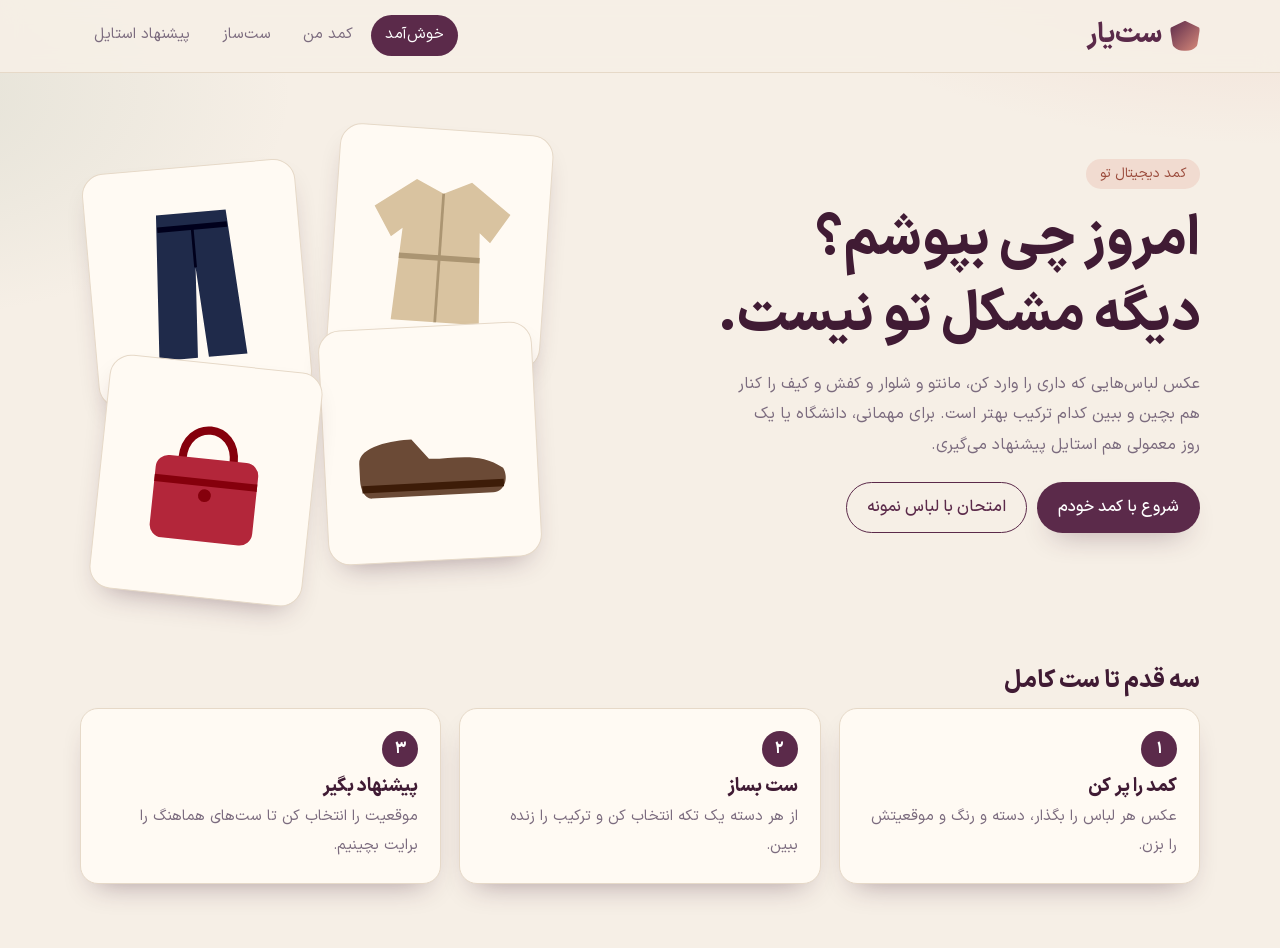
<file: index.html>
<!DOCTYPE html>
<html lang="fa" dir="rtl">
<head>
  <meta charset="UTF-8">
  <meta name="viewport" content="width=device-width, initial-scale=1">
  <title>ست‌یار | ست‌ساز لباس</title>
  <meta name="description" content="لباس‌هایت را وارد کن، ست بساز و برای مهمانی، دانشگاه یا روزمره پیشنهاد استایل بگیر.">
  <link rel="stylesheet" href="css/base.css">
  <link rel="stylesheet" href="css/welcome.css">
</head>
<body data-page="welcome">
  <header id="site-header"></header>

  <main class="container">
    <section class="hero">
      <div class="hero-text">
        <span class="eyebrow">کمد دیجیتال تو</span>
        <h1>امروز چی بپوشم؟<br>دیگه مشکل تو نیست.</h1>
        <p>عکس لباس‌هایی که داری را وارد کن، مانتو و شلوار و کفش و کیف را کنار هم بچین و ببین کدام ترکیب بهتر است. برای مهمانی، دانشگاه یا یک روز معمولی هم استایل پیشنهاد می‌گیری.</p>
        <div class="hero-actions">
          <a class="btn btn-primary" href="wardrobe.html">شروع با کمد خودم</a>
          <button class="btn btn-ghost" id="btn-samples" type="button">امتحان با لباس نمونه</button>
        </div>
        <p class="hint" id="hint"></p>
      </div>

      <div class="hero-art" aria-hidden="true">
        <div class="art-card a1"><img id="art-manto" alt=""></div>
        <div class="art-card a2"><img id="art-pants" alt=""></div>
        <div class="art-card a3"><img id="art-shoes" alt=""></div>
        <div class="art-card a4"><img id="art-bag" alt=""></div>
      </div>
    </section>

    <section class="steps">
      <h2>سه قدم تا ست کامل</h2>
      <div class="step-grid">
        <a class="card step" href="wardrobe.html">
          <span class="num">۱</span>
          <h3>کمد را پر کن</h3>
          <p>عکس هر لباس را بگذار، دسته و رنگ و موقعیتش را بزن.</p>
        </a>
        <a class="card step" href="builder.html">
          <span class="num">۲</span>
          <h3>ست بساز</h3>
          <p>از هر دسته یک تکه انتخاب کن و ترکیب را زنده ببین.</p>
        </a>
        <a class="card step" href="suggest.html">
          <span class="num">۳</span>
          <h3>پیشنهاد بگیر</h3>
          <p>موقعیت را انتخاب کن تا ست‌های هماهنگ را برایت بچینیم.</p>
        </a>
      </div>
    </section>
  </main>

  <script src="js/storage.js"></script>
  <script src="js/ui.js"></script>
  <script src="js/welcome.js"></script>
</body>
</html>
</file>
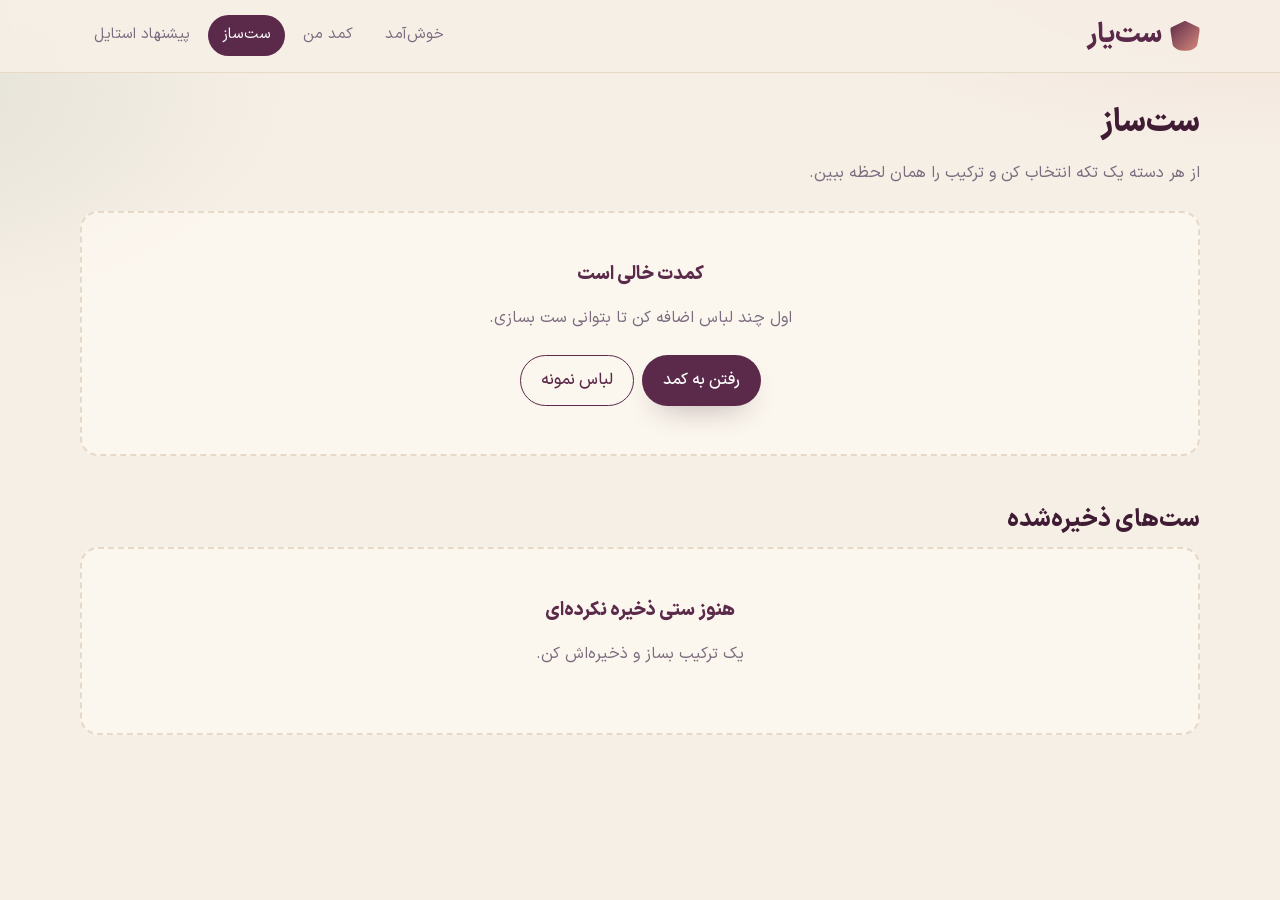
<file: builder.html>
<!DOCTYPE html>
<html lang="fa" dir="rtl">
<head>
  <meta charset="UTF-8">
  <meta name="viewport" content="width=device-width, initial-scale=1">
  <title>ست‌ساز | ست‌یار</title>
  <link rel="stylesheet" href="css/base.css">
  <link rel="stylesheet" href="css/outfit.css">
  <link rel="stylesheet" href="css/builder.css">
</head>
<body data-page="builder">
  <header id="site-header"></header>

  <main class="container">
    <div class="page-title">
      <h1>ست‌ساز</h1>
      <p>از هر دسته یک تکه انتخاب کن و ترکیب را همان لحظه ببین.</p>
    </div>

    <div id="builder-area"></div>

    <section class="saved">
      <h2>ست‌های ذخیره‌شده</h2>
      <div id="saved" class="outfit-list"></div>
    </section>
  </main>

  <script src="js/storage.js"></script>
  <script src="js/ui.js"></script>
  <script src="js/builder.js"></script>
</body>
</html>
</file>
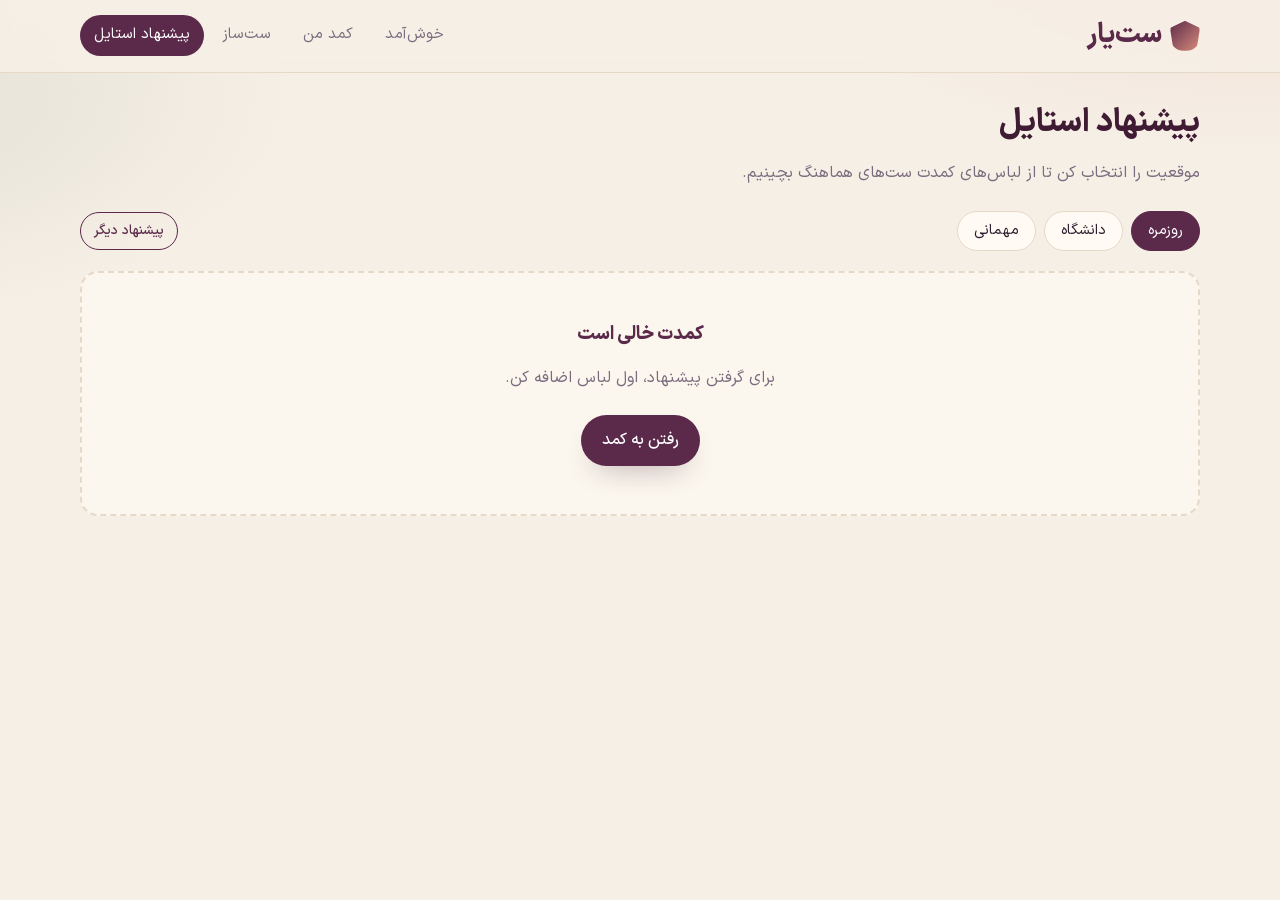
<file: suggest.html>
<!DOCTYPE html>
<html lang="fa" dir="rtl">
<head>
  <meta charset="UTF-8">
  <meta name="viewport" content="width=device-width, initial-scale=1">
  <title>پیشنهاد استایل | ست‌یار</title>
  <link rel="stylesheet" href="css/base.css">
  <link rel="stylesheet" href="css/outfit.css">
  <link rel="stylesheet" href="css/suggest.css">
</head>
<body data-page="suggest">
  <header id="site-header"></header>

  <main class="container">
    <div class="page-title">
      <h1>پیشنهاد استایل</h1>
      <p>موقعیت را انتخاب کن تا از لباس‌های کمدت ست‌های هماهنگ بچینیم.</p>
    </div>

    <div class="toolbar">
      <div class="occ" id="occasions"></div>
      <button class="btn btn-ghost btn-sm" id="btn-shuffle" type="button">پیشنهاد دیگر</button>
    </div>

    <div id="results" class="outfit-list"></div>
  </main>

  <script src="js/storage.js"></script>
  <script src="js/ui.js"></script>
  <script src="js/suggest-engine.js"></script>
  <script src="js/suggest.js"></script>
</body>
</html>
</file>
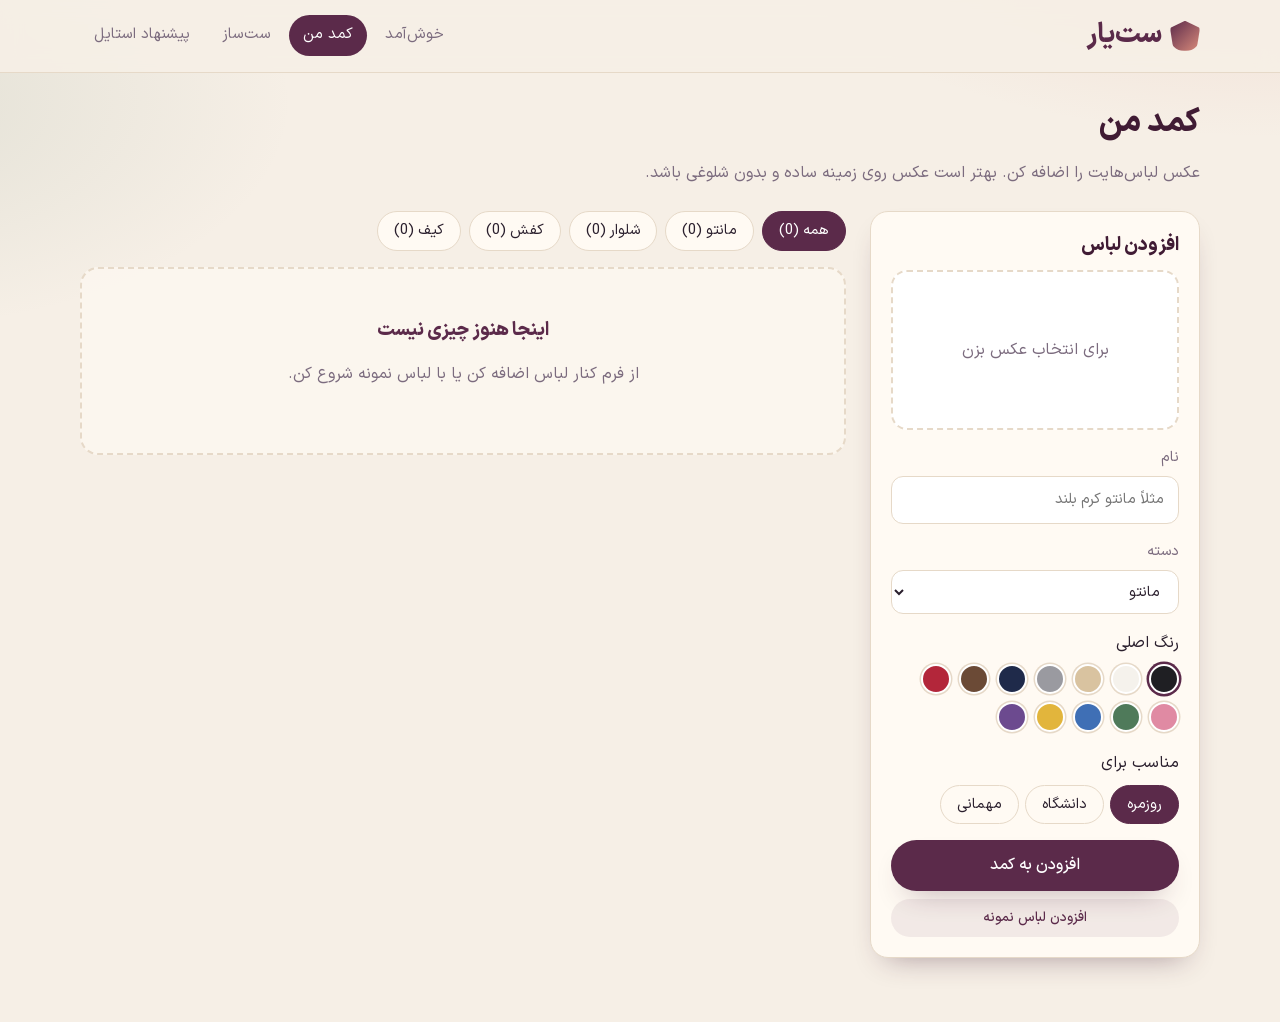
<file: wardrobe.html>
<!DOCTYPE html>
<html lang="fa" dir="rtl">
<head>
  <meta charset="UTF-8">
  <meta name="viewport" content="width=device-width, initial-scale=1">
  <title>کمد من | ست‌یار</title>
  <link rel="stylesheet" href="css/base.css">
  <link rel="stylesheet" href="css/wardrobe.css">
</head>
<body data-page="wardrobe">
  <header id="site-header"></header>

  <main class="container">
    <div class="page-title">
      <h1>کمد من</h1>
      <p>عکس لباس‌هایت را اضافه کن. بهتر است عکس روی زمینه ساده و بدون شلوغی باشد.</p>
    </div>

    <div class="layout">
      <form id="add-form" class="card form-card" autocomplete="off">
        <h3>افزودن لباس</h3>

        <label class="drop" id="drop" for="file">
          <img id="preview" alt="" hidden>
          <span id="drop-text">برای انتخاب عکس بزن</span>
        </label>
        <input id="file" type="file" accept="image/*" hidden>

        <label class="field">نام
          <input class="input" id="name" type="text" maxlength="40" placeholder="مثلاً مانتو کرم بلند">
        </label>

        <label class="field">دسته
          <select class="input" id="category"></select>
        </label>

        <div class="field">رنگ اصلی
          <div class="swatches" id="colors"></div>
        </div>

        <div class="field">مناسب برای
          <div class="occ" id="occasions"></div>
        </div>

        <button class="btn btn-primary" type="submit" style="width:100%">افزودن به کمد</button>
        <button class="btn btn-soft btn-sm" type="button" id="btn-samples" style="width:100%;margin-top:8px">افزودن لباس نمونه</button>
      </form>

      <section>
        <div class="filters" id="filters"></div>
        <div id="grid" class="grid"></div>
      </section>
    </div>
  </main>

  <script src="js/storage.js"></script>
  <script src="js/ui.js"></script>
  <script src="js/wardrobe.js"></script>
</body>
</html>
</file>
<file: css/base.css>
/* ست‌یار — استایل‌های مشترک (برنچ develop) */
/* فونت ایران‌سنس ایکس (فایل‌ها در پوشه fonts/) */
@font-face {
  font-family: "IRANSansX";
  src: url("../fonts/IRANSansX-Thin.woff") format("woff");
  font-weight: 100;
  font-style: normal;
  font-display: swap;
}
@font-face {
  font-family: "IRANSansX";
  src: url("../fonts/IRANSansX-UltraLight.woff") format("woff");
  font-weight: 200;
  font-style: normal;
  font-display: swap;
}
@font-face {
  font-family: "IRANSansX";
  src: url("../fonts/IRANSansX-Light.woff") format("woff");
  font-weight: 300;
  font-style: normal;
  font-display: swap;
}
@font-face {
  font-family: "IRANSansX";
  src: url("../fonts/IRANSansX-Regular.woff") format("woff");
  font-weight: 400;
  font-style: normal;
  font-display: swap;
}
@font-face {
  font-family: "IRANSansX";
  src: url("../fonts/IRANSansX-Medium.woff") format("woff");
  font-weight: 500;
  font-style: normal;
  font-display: swap;
}
@font-face {
  font-family: "IRANSansX";
  src: url("../fonts/IRANSansX-DemiBold.woff") format("woff");
  font-weight: 600;
  font-style: normal;
  font-display: swap;
}
@font-face {
  font-family: "IRANSansX";
  src: url("../fonts/IRANSansX-Bold.woff") format("woff");
  font-weight: 700;
  font-style: normal;
  font-display: swap;
}
@font-face {
  font-family: "IRANSansX";
  src: url("../fonts/IRANSansX-ExtraBold.woff") format("woff");
  font-weight: 800;
  font-style: normal;
  font-display: swap;
}
@font-face {
  font-family: "IRANSansX";
  src: url("../fonts/IRANSansX-Black.woff") format("woff");
  font-weight: 900;
  font-style: normal;
  font-display: swap;
}
@font-face {
  font-family: "IRANSansX";
  src: url("../fonts/IRANSansX-ExtraBlack.woff") format("woff");
  font-weight: 950;
  font-style: normal;
  font-display: swap;
}
@font-face {
  font-family: "IRANSansX";
  src: url("../fonts/IRANSansX-Heavy.woff") format("woff");
  font-weight: 1000;
  font-style: normal;
  font-display: swap;
}

:root {
  --cream: #f6efe6;
  --paper: #fffaf3;
  --ink: #2a1f2d;
  --muted: #7b6b7e;
  --plum: #5b2a4a;
  --plum-d: #401b34;
  --rose: #d98b7b;
  --sage: #8aa08a;
  --line: #e6d9c8;
  --radius: 18px;
  --shadow: 0 14px 30px -16px rgba(64, 27, 52, 0.45);
}

* { box-sizing: border-box; }

html { scroll-behavior: smooth; }

body {
  margin: 0;
  background:
    radial-gradient(900px 400px at 100% -10%, rgba(217, 139, 123, 0.22), transparent 60%),
    radial-gradient(700px 380px at -10% 10%, rgba(138, 160, 138, 0.18), transparent 60%),
    var(--cream);
  color: var(--ink);
  font-family: "IRANSansX", Tahoma, sans-serif;
  line-height: 1.9;
  min-height: 100vh;
}

h1, h2, h3 {
  font-weight: 800;
  line-height: 1.4;
  margin: 0 0 0.4em;
  color: var(--plum-d);
}

a { color: inherit; text-decoration: none; }
img { max-width: 100%; display: block; }
[hidden] { display: none !important; }

.container { width: min(1120px, 100% - 32px); margin-inline: auto; }
main.container { padding-block: 28px 64px; }

/* ---------- هدر ---------- */
.site-header {
  position: sticky;
  top: 0;
  z-index: 20;
  background: rgba(246, 239, 230, 0.88);
  backdrop-filter: blur(10px);
  border-bottom: 1px solid var(--line);
}
.site-header .container {
  display: flex;
  align-items: center;
  justify-content: space-between;
  gap: 16px;
  padding-block: 10px;
}
.brand {
  font-weight: 800;
  font-size: 1.7rem;
  color: var(--plum);
  display: flex;
  align-items: center;
  gap: 8px;
}
.brand-mark {
  width: 30px; height: 30px;
  border-radius: 10px 10px 14px 14px;
  background: linear-gradient(135deg, var(--plum), var(--rose));
  display: inline-block;
  clip-path: polygon(50% 0, 100% 24%, 88% 100%, 12% 100%, 0 24%);
}
.nav { display: flex; gap: 4px; flex-wrap: wrap; }
.nav a {
  padding: 6px 14px;
  border-radius: 999px;
  font-size: 0.95rem;
  color: var(--muted);
  transition: 0.2s;
}
.nav a:hover { background: rgba(91, 42, 74, 0.08); color: var(--plum); }
.nav a.active { background: var(--plum); color: #fff; }

/* ---------- دکمه‌ها ---------- */
.btn {
  font: inherit;
  cursor: pointer;
  border: 1.5px solid transparent;
  border-radius: 999px;
  padding: 9px 20px;
  font-weight: 500;
  display: inline-flex;
  align-items: center;
  justify-content: center;
  gap: 8px;
  transition: transform 0.15s, background 0.2s, box-shadow 0.2s;
}
.btn:active { transform: scale(0.97); }
.btn-primary { background: var(--plum); color: #fff; box-shadow: var(--shadow); }
.btn-primary:hover { background: var(--plum-d); }
.btn-ghost { background: transparent; color: var(--plum); border-color: var(--plum); }
.btn-ghost:hover { background: rgba(91, 42, 74, 0.08); }
.btn-soft { background: rgba(91, 42, 74, 0.08); color: var(--plum); }
.btn-soft:hover { background: rgba(91, 42, 74, 0.15); }
.btn-danger { background: transparent; color: #a03047; border-color: #e3b3bd; }
.btn-danger:hover { background: #fbeaee; }
.btn-sm { padding: 5px 13px; font-size: 0.85rem; }

/* ---------- کارت و چیپ ---------- */
.card {
  background: var(--paper);
  border: 1px solid var(--line);
  border-radius: var(--radius);
  box-shadow: var(--shadow);
}
.chip {
  font: inherit;
  cursor: pointer;
  border: 1.5px solid var(--line);
  background: var(--paper);
  color: var(--ink);
  border-radius: 999px;
  padding: 5px 16px;
  font-size: 0.92rem;
  transition: 0.15s;
}
.chip:hover { border-color: var(--plum); }
.chip.active { background: var(--plum); border-color: var(--plum); color: #fff; }

.tag {
  display: inline-block;
  font-size: 0.75rem;
  padding: 0 10px;
  border-radius: 999px;
  background: rgba(138, 160, 138, 0.22);
  color: #3f5a42;
}

.dot {
  display: inline-block;
  width: 14px; height: 14px;
  border-radius: 50%;
  border: 1px solid rgba(0, 0, 0, 0.2);
  vertical-align: middle;
}

/* ---------- فرم ---------- */
label.field { display: block; margin-bottom: 14px; font-size: 0.92rem; color: var(--muted); }
.input, select.input {
  width: 100%;
  font: inherit;
  padding: 9px 14px;
  border: 1.5px solid var(--line);
  border-radius: 12px;
  background: #fff;
  color: var(--ink);
  margin-top: 4px;
}
.input:focus { outline: none; border-color: var(--plum); }

/* ---------- حالت خالی ---------- */
.empty {
  text-align: center;
  padding: 48px 20px;
  color: var(--muted);
  border: 2px dashed var(--line);
  border-radius: var(--radius);
  background: rgba(255, 250, 243, 0.6);
}
.empty h3 { color: var(--plum); }
.empty .btn { margin: 6px 4px 0; }

/* ---------- اعلان ---------- */
.toast {
  position: fixed;
  bottom: 24px;
  left: 50%;
  transform: translate(-50%, 20px);
  background: var(--plum-d);
  color: #fff;
  padding: 10px 22px;
  border-radius: 999px;
  opacity: 0;
  pointer-events: none;
  transition: 0.3s;
  z-index: 50;
  box-shadow: var(--shadow);
}
.toast.show { opacity: 1; transform: translate(-50%, 0); }

.page-title { margin-bottom: 22px; }
.page-title p { color: var(--muted); margin: 0; }

@media (max-width: 640px) {
  .site-header .container { flex-direction: column; gap: 6px; }
  .nav { justify-content: center; }
}
</file>
<file: css/welcome.css>
/* ست‌یار — صفحه خوش‌آمد (برنچ feature-welcome) */
.hero {
  display: grid;
  grid-template-columns: 1.1fr 0.9fr;
  gap: 40px;
  align-items: center;
  padding-block: 28px 12px;
}
.eyebrow {
  display: inline-block;
  background: rgba(217, 139, 123, 0.2);
  color: #9a4a3b;
  padding: 2px 14px;
  border-radius: 999px;
  font-size: 0.85rem;
  margin-bottom: 14px;
}
.hero h1 { font-size: clamp(2.1rem, 5vw, 3.4rem); margin-bottom: 14px; }
.hero p { color: var(--muted); max-width: 52ch; margin: 0 0 22px; }
.hero-actions { display: flex; gap: 10px; flex-wrap: wrap; }
.hint { margin: 14px 0 0 !important; font-size: 0.9rem; min-height: 1.6em; }

.hero-art {
  position: relative;
  height: 470px;
}
.art-card {
  position: absolute;
  width: 44%;
  aspect-ratio: 1 / 1.1;
  background: var(--paper);
  border: 1px solid var(--line);
  border-radius: 22px;
  box-shadow: var(--shadow);
  padding: 14px;
  animation: float 6s ease-in-out infinite;
}
.art-card img { width: 100%; height: 100%; object-fit: contain; }
.a1 { top: 0; right: 4%; transform: rotate(4deg); }
.a2 { top: 8%; left: 2%; transform: rotate(-5deg); animation-delay: -1.5s; }
.a3 { bottom: 8%; right: 6%; transform: rotate(-3deg); animation-delay: -3s; }
.a4 { bottom: 0; left: 4%; transform: rotate(6deg); animation-delay: -4.5s; }

@keyframes float {
  0%, 100% { translate: 0 0; }
  50% { translate: 0 -8px; }
}
@media (prefers-reduced-motion: reduce) {
  .art-card { animation: none; }
}

.steps { margin-top: 54px; }
.step-grid {
  display: grid;
  grid-template-columns: repeat(auto-fit, minmax(240px, 1fr));
  gap: 18px;
}
.step {
  padding: 22px;
  transition: transform 0.2s, box-shadow 0.2s;
}
.step:hover { transform: translateY(-4px); }
.step h3 { margin: 6px 0 4px; }
.step p { margin: 0; color: var(--muted); font-size: 0.95rem; }
.num {
  display: inline-flex;
  width: 36px; height: 36px;
  align-items: center;
  justify-content: center;
  border-radius: 50%;
  background: var(--plum);
  color: #fff;
  font-weight: 800;
}

@media (max-width: 820px) {
  .hero { grid-template-columns: 1fr; }
  .hero-art { height: 320px; order: -1; }
}
</file>
<file: css/outfit.css>
/* ست‌یار — نمایش ست (برنچ feature-notes و feature-reminders) */
.board {
  display: grid;
  grid-template-columns: 1fr 1fr;
  gap: 8px;
  padding: 12px;
  background:
    repeating-linear-gradient(45deg, rgba(91, 42, 74, 0.03) 0 8px, transparent 8px 16px),
    #fff;
  border-radius: 14px;
  border: 1px solid var(--line);
}
.board .slot {
  aspect-ratio: 1 / 1;
  border-radius: 12px;
  background: var(--cream);
  display: flex;
  align-items: center;
  justify-content: center;
  overflow: hidden;
  position: relative;
}
.board .slot img { width: 100%; height: 100%; object-fit: contain; }
.board .slot.empty-slot {
  border: 2px dashed var(--line);
  background: transparent;
  color: var(--muted);
  font-size: 0.85rem;
}
.board .slot small {
  position: absolute;
  bottom: 4px;
  right: 6px;
  background: rgba(255, 250, 243, 0.92);
  border-radius: 999px;
  padding: 0 8px;
  font-size: 0.7rem;
  color: var(--muted);
  max-width: calc(100% - 12px);
  white-space: nowrap;
  overflow: hidden;
  text-overflow: ellipsis;
  line-height: 1.7;
}

.outfit-list {
  display: grid;
  grid-template-columns: repeat(auto-fill, minmax(260px, 1fr));
  gap: 18px;
}
.outfit-card { padding: 14px; display: flex; flex-direction: column; gap: 10px; }
.outfit-card h3 { margin: 0; font-size: 1.15rem; }
.outfit-card .meta { display: flex; justify-content: space-between; align-items: center; gap: 8px; }
.outfit-card .actions { display: flex; gap: 8px; flex-wrap: wrap; }
</file>
<file: css/builder.css>
/* ست‌یار — صفحه ست‌ساز (برنچ feature-notes) */
.builder {
  display: grid;
  grid-template-columns: 1fr 1fr;
  gap: 24px;
  align-items: start;
}
.pickers { display: grid; gap: 12px; }

.picker {
  display: grid;
  grid-template-columns: auto 1fr auto;
  align-items: center;
  gap: 10px;
  padding: 10px 14px;
}
.picker .info { text-align: center; min-width: 0; }
.picker .info strong { display: block; font-weight: 500; }
.picker .info span {
  display: block;
  font-size: 0.82rem;
  color: var(--muted);
  white-space: nowrap;
  overflow: hidden;
  text-overflow: ellipsis;
}
.picker .arrow {
  width: 38px; height: 38px;
  border-radius: 50%;
  border: 1.5px solid var(--line);
  background: #fff;
  color: var(--plum);
  font-size: 1.1rem;
  cursor: pointer;
  line-height: 1;
}
.picker .arrow:hover { border-color: var(--plum); }
.picker .arrow:disabled { opacity: 0.35; cursor: default; }
.picker .none-btn { grid-column: 1 / -1; justify-self: center; }

.preview-card { padding: 18px; position: sticky; top: 84px; }
.preview-card .board { margin-bottom: 14px; }
.save-row { display: grid; gap: 10px; }

.saved { margin-top: 48px; }

@media (max-width: 820px) {
  .builder { grid-template-columns: 1fr; }
  .preview-card { position: static; order: -1; }
}
</file>
<file: css/suggest.css>
/* ست‌یار — صفحه پیشنهاد استایل (برنچ feature-reminders) */
.toolbar {
  display: flex;
  justify-content: space-between;
  align-items: center;
  gap: 12px;
  flex-wrap: wrap;
  margin-bottom: 20px;
}
.toolbar .occ { display: flex; gap: 8px; flex-wrap: wrap; }

.match { display: flex; align-items: center; gap: 4px; font-size: 0.82rem; color: var(--muted); }
.match i {
  width: 8px; height: 8px;
  border-radius: 50%;
  background: var(--line);
  display: inline-block;
}
.match i.on { background: var(--rose); }

#results .empty { grid-column: 1 / -1; }
</file>
<file: css/wardrobe.css>
/* ست‌یار — صفحه کمد (برنچ feature-home) */
.layout {
  display: grid;
  grid-template-columns: 330px 1fr;
  gap: 24px;
  align-items: start;
}
.form-card { padding: 20px; position: sticky; top: 84px; }
.form-card h3 { margin-bottom: 12px; }

.drop {
  display: flex;
  align-items: center;
  justify-content: center;
  min-height: 160px;
  margin-bottom: 14px;
  border: 2px dashed var(--line);
  border-radius: 16px;
  background: #fff;
  color: var(--muted);
  cursor: pointer;
  overflow: hidden;
  transition: 0.2s;
}
.drop:hover { border-color: var(--plum); color: var(--plum); }
.drop img { width: 100%; height: 160px; object-fit: contain; }
.drop img[hidden] + span { display: inline; }
.drop img:not([hidden]) + span { display: none; }

.swatches { display: flex; flex-wrap: wrap; gap: 8px; margin: 6px 0 16px; }
.swatch {
  width: 30px; height: 30px;
  border-radius: 50%;
  border: 2px solid #fff;
  box-shadow: 0 0 0 1.5px var(--line);
  cursor: pointer;
  padding: 0;
  transition: transform 0.15s;
}
.swatch:hover { transform: scale(1.1); }
.swatch.active { box-shadow: 0 0 0 2.5px var(--plum); }

.occ { display: flex; flex-wrap: wrap; gap: 6px; margin: 6px 0 16px; }

.filters { display: flex; gap: 8px; flex-wrap: wrap; margin-bottom: 16px; }

.grid {
  display: grid;
  grid-template-columns: repeat(auto-fill, minmax(180px, 1fr));
  gap: 16px;
}
.grid .empty { grid-column: 1 / -1; }

.item { padding: 10px; display: flex; flex-direction: column; gap: 6px; }
.item .pic {
  aspect-ratio: 1 / 1;
  background: var(--cream);
  border-radius: 12px;
  overflow: hidden;
}
.item .pic img { width: 100%; height: 100%; object-fit: contain; }
.item h4 {
  margin: 0;
  font-size: 0.95rem;
  font-weight: 500;
  display: flex;
  align-items: center;
  gap: 6px;
}
.item .tags { display: flex; gap: 4px; flex-wrap: wrap; min-height: 22px; }

@media (max-width: 860px) {
  .layout { grid-template-columns: 1fr; }
  .form-card { position: static; }
}
</file>
